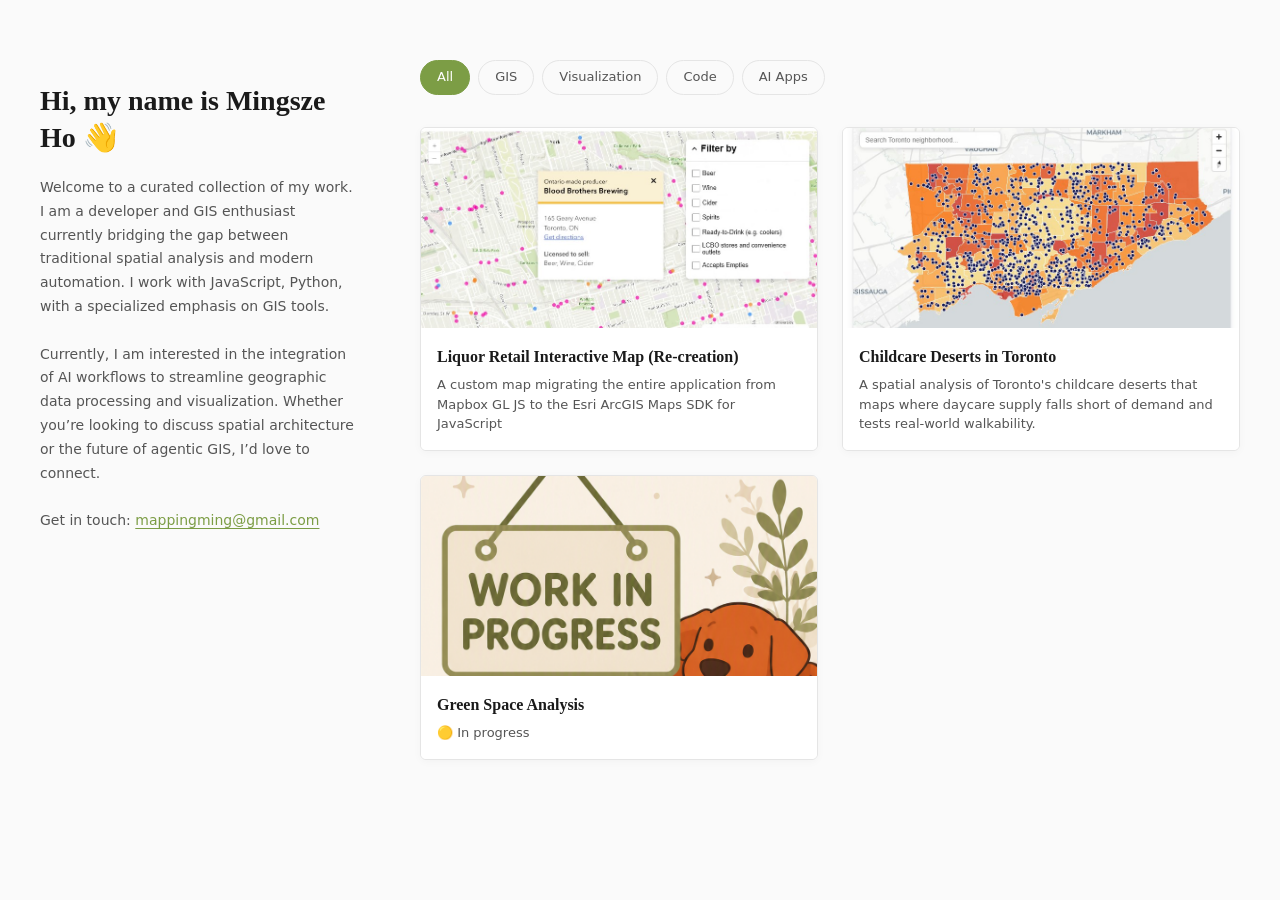
<file: index.html>
<!doctype html>
<html lang="en">
  <head>
    <meta charset="UTF-8" />
    <meta name="viewport" content="width=device-width, initial-scale=1.0" />
    <title>Mingsze Ho | Portfolio</title>
    <link rel="icon" type="image/png" href="img/icon.png" />
    <link rel="stylesheet" href="styles.css" />
  </head>
  <body>
    <div class="layout-wrapper">
      <aside class="sidebar">
        <h1>Hi, my name is Mingsze Ho 👋</h1>
        <div class="intro">
          Welcome to a curated collection of my work. I am a developer and GIS
          enthusiast currently bridging the gap between traditional spatial
          analysis and modern automation. I work with JavaScript, Python, with a
          specialized emphasis on GIS tools. <br /><br />

          Currently, I am interested in the integration of AI workflows to
          streamline geographic data processing and visualization. Whether
          you’re looking to discuss spatial architecture or the future of
          agentic GIS, I’d love to connect. <br /><br />Get in touch:
          <a href="mailto:mappingming@gmail.com">mappingming@gmail.com </a>
        </div>
      </aside>

      <main class="main-content">
        <div class="tags" id="tagContainer"></div>
        <div id="projects"></div>
      </main>
    </div>

    <script src="script.js"></script>
  </body>
</html>
</file>
<file: styles.css>
:root {
  --bg: #fafafa;
  --bg2: #f0f0f0;
  --sand: #bea694;
  --ink: #1a1a1a;
  --ink2: #555555;
  --ink3: #888888;
  --olive: #7c9d45;
  --olive-dk: #566427;
  --rule: #e5e5e5;
  --font-serif: "Lora", Georgia, serif;
  --font-sans: "Inter", system-ui, -apple-system, sans-serif;
}

body {
  margin: 0;
  font-family: var(--font-sans);
  background: var(--bg);
  color: var(--ink);
  line-height: 1.6;
}

.layout-wrapper {
  display: flex;
  max-width: 1400px;
  margin: 0 auto;
  padding: 60px 40px;
  gap: 60px;
}

.sidebar {
  flex: 0 0 320px;
  position: sticky;
  top: 60px;
  height: fit-content;
}

h1 {
  font-size: 28px;
  margin-bottom: 20px;
  font-family: var(--font-serif);
  font-weight: 600;
  line-height: 1.3;
}

.intro {
  color: var(--ink2);
  font-size: 14px;
  line-height: 1.7;
}

.main-content {
  flex: 1;
}

.tags {
  display: flex;
  flex-wrap: wrap;
  gap: 8px;
  margin-bottom: 32px;
}

.tag {
  display: inline-block;
  padding: 6px 16px;
  background: transparent;
  border: 1px solid var(--rule);
  border-radius: 20px;
  cursor: pointer;
  font-size: 13px;
  font-weight: 500;
  color: var(--ink2);
  transition: all 0.25s ease;
}

.tag:hover {
  border-color: var(--olive-dk);
  color: var(--olive-dk);
}

.tag.active {
  background: var(--olive);
  color: #ffffff;
  border-color: var(--olive);
}

#projects {
  display: grid;
  grid-template-columns: repeat(auto-fill, minmax(280px, 1fr));
  gap: 24px;
}

.project {
  background: #ffffff;
  border-radius: 6px;
  border: 1px solid var(--rule);
  overflow: hidden;
  box-shadow: 0 2px 8px rgba(0, 0, 0, 0.03);
  transition:
    transform 0.25s ease,
    box-shadow 0.25s ease;
}

.project:hover {
  transform: translateY(-4px);
  box-shadow: 0 8px 20px rgba(0, 0, 0, 0.08);
}

.project-card-link {
  display: flex;
  flex-direction: column;
  height: 100%;
  color: inherit;
  text-decoration: none;
}

.project-card-link:hover {
  text-decoration: none;
}

.project img {
  width: 100%;
  height: 200px;
  object-fit: cover;
  display: block;
  transition: transform 0.4s ease;
}

.project:hover img {
  transform: scale(1.03);
}

.project-content {
  padding: 16px;
  background: #ffffff;
  flex-grow: 1;
  display: flex;
  flex-direction: column;
}

.project-title {
  font-size: 16px;
  font-weight: 600;
  margin-bottom: 6px;
  color: var(--ink);
  font-family: var(--font-serif);
}

.project-desc {
  font-size: 13px;
  color: var(--ink2);
  line-height: 1.5;
}

a {
  color: var(--olive);
  text-decoration: underline;
  text-underline-offset: 3px;
  transition: color 0.2s ease;
}

a:hover {
  color: var(--olive-dk);
}

/* RESPONSIVE LAYOUT (Mobile / Tablet) */
@media (max-width: 900px) {
  .layout-wrapper {
    flex-direction: column;
    padding: 30px 20px;
    gap: 32px;
  }

  .sidebar {
    flex: none;
    width: 100%;
    position: static;
  }

  #projects {
    grid-template-columns: repeat(auto-fill, minmax(240px, 1fr));
  }
}
</file>
